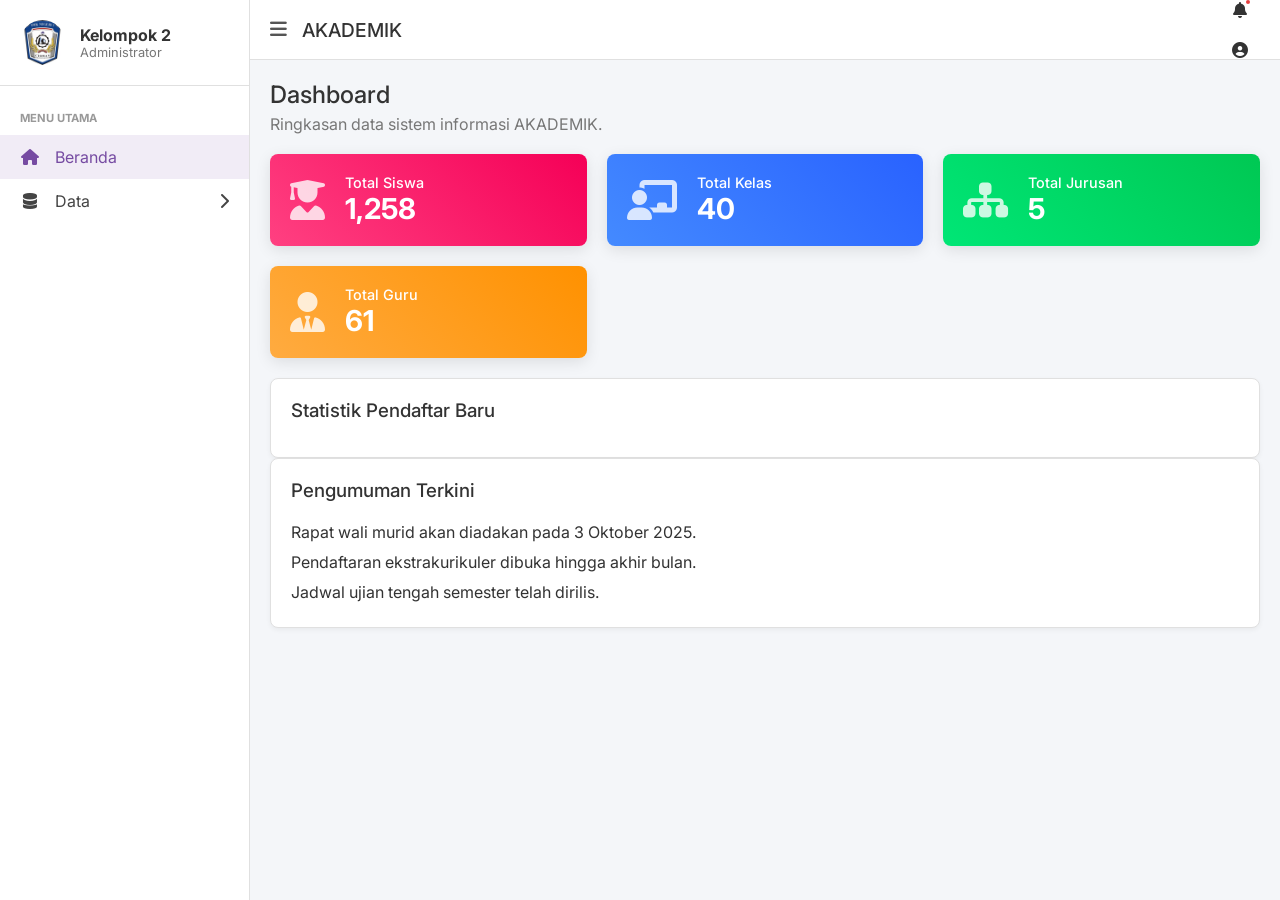
<file: index.html>
<!DOCTYPE html>
<html lang="id">
<head>
    <meta charset="UTF-8">
    <meta name="viewport" content="width=device-width, initial-scale=1.0">
    <title>Dashboard AKADEMIK</title>
    <link rel="stylesheet" href="style.css">
    <link rel="stylesheet" href="https://cdnjs.cloudflare.com/ajax/libs/font-awesome/6.5.2/css/all.min.css">
</head>
<body>

    <div class="page-wrapper">
        <header class="top-nav">
    <div class="nav-left">
        <button class="menu-toggle-btn" id="menu-toggle"><i class="fas fa-bars"></i></button>
        <h1 class="app-title">AKADEMIK</h1>
    </div>
    <div class="nav-right">
        <div class="dropdown-wrapper">
            <a href="#" title="Notifikasi" class="header-icon" id="notification-bell">
                <i class="fas fa-bell"></i>
                <span class="notification-dot"></span> </a>
            <div class="dropdown-panel notifications" id="notification-panel">
                <div class="panel-header">
                    <h4>Notifikasi</h4>
                </div>
                <div class="panel-body">
                    <ul>
                        <li>
                            <a href="#">
                                <i class="fas fa-user-plus icon-info"></i>
                                <div class="message">
                                    <p><strong>Pendaftar baru!</strong> Budi Hartono telah mendaftar.</p>
                                    <small>15 menit yang lalu</small>
                                </div>
                            </a>
                        </li>
                        <li>
                            <a href="#">
                                <i class="fas fa-calendar-check icon-success"></i>
                                <div class="message">
                                    <p><strong>Jadwal Ujian</strong> telah diperbarui.</p>
                                    <small>1 jam yang lalu</small>
                                </div>
                            </a>
                        </li>
                        <li>
                            <a href="#">
                                <i class="fas fa-exclamation-triangle icon-warning"></i>
                                <div class="message">
                                    <p><strong>Update Sistem</strong> akan dilakukan malam ini.</p>
                                    <small>5 jam yang lalu</small>
                                </div>
                            </a>
                        </li>
                    </ul>
                </div>
                <div class="panel-footer">
                    <a href="#">Lihat Semua Notifikasi</a>
                </div>
            </div>
        </div>

        <a href="login.html" title="Profil Pengguna" class="header-icon"><i class="fas fa-user-circle"></i></a>
    </div>
</header>

        <aside class="sidebar">
            <div class="sidebar-user">
                <img src="logo skanic.png" alt="Logo" class="user-avatar">
                <div class="user-info">
                    <span class="user-name">Kelompok 2</span>
                    <span class="user-role">Administrator</span>
                </div>
            </div>
            <nav class="sidebar-nav">
                <span class="nav-section-title">MENU UTAMA</span>
                <ul>
                    <li><a href="index.html" class="active"><i class="fas fa-home"></i><span>Beranda</span></a></li>
                    <li class="dropdown">
                        <a href="#" class="dropdown-toggle"><i class="fas fa-database"></i><span>Data</span><i class="fas fa-chevron-right arrow"></i></a>
                        <ul class="dropdown-menu">
                            <li><a href="data-siswa.html">Data Siswa</a></li>
                            <li><a href="data-kelas.html">Data Kelas</a></li>
                            <li><a href="data-jurusan.html">Data Jurusan</a></li>
                        </ul>
                    </li>
                </ul>
            </nav>
        </aside>

        <main class="main-content">
            <div class="content-header">
                <h2>Dashboard</h2>
                <p>Ringkasan data sistem informasi AKADEMIK.</p>
            </div>
            
            <div class="info-box-container">
                <div class="info-box bg-pink">
                    <div class="icon"><i class="fas fa-user-graduate"></i></div>
                    <div class="text">
                        <span class="title">Total Siswa</span>
                        <span class="value">1,258</span>
                    </div>
                </div>
                <div class="info-box bg-blue">
                    <div class="icon"><i class="fas fa-chalkboard-teacher"></i></div>
                    <div class="text">
                        <span class="title">Total Kelas</span>
                        <span class="value">40</span>
                    </div>
                </div>
                <div class="info-box bg-green">
                    <div class="icon"><i class="fas fa-sitemap"></i></div>
                    <div class="text">
                        <span class="title">Total Jurusan</span>
                        <span class="value">5</span>
                    </div>
                </div>
                <div class="info-box bg-orange">
                    <div class="icon"><i class="fas fa-user-tie"></i></div>
                    <div class="text">
                        <span class="title">Total Guru</span>
                        <span class="value">61</span>
                    </div>
                </div>
            </div>

            <div class="content-grid">
                <div class="card">
                    <h3>Statistik Pendaftar Baru</h3>
                                    </div>
                 <div class="card">
                    <h3>Pengumuman Terkini</h3>
                    <ul>
                        <li>Rapat wali murid akan diadakan pada 3 Oktober 2025.</li>
                        <li>Pendaftaran ekstrakurikuler dibuka hingga akhir bulan.</li>
                        <li>Jadwal ujian tengah semester telah dirilis.</li>
                    </ul>
                </div>
            </div>
        </main>
    </div>

    <script>
        document.addEventListener('DOMContentLoaded', function() {
            // Toggle Sidebar
            const menuToggle = document.getElementById('menu-toggle');
            const pageWrapper = document.querySelector('.page-wrapper');
            menuToggle.addEventListener('click', () => {
                pageWrapper.classList.toggle('sidebar-collapsed');
            });

            // Dropdown Menu
            document.querySelectorAll('.dropdown-toggle').forEach(item => {
                item.addEventListener('click', event => {
                    event.preventDefault();
                    let parent = item.parentElement;
                    parent.classList.toggle('active');
                });
            });
        });

        // ===================================
// SCRIPT UNTUK DROPDOWN NOTIFIKASI
// ===================================
const notificationBell = document.getElementById('notification-bell');
const notificationPanel = document.getElementById('notification-panel');

notificationBell.addEventListener('click', function(event) {
    event.preventDefault();
    // Mencegah window.onclick langsung menutup panel
    event.stopPropagation();
    notificationPanel.classList.toggle('show');
});

// Menutup dropdown jika klik di luar area notifikasi
window.addEventListener('click', function(event) {
    if (notificationPanel.classList.contains('show') && !notificationPanel.contains(event.target) && !notificationBell.contains(event.target)) {
        notificationPanel.classList.remove('show');
    }
});
    </script>
</body>
</html>
</file>
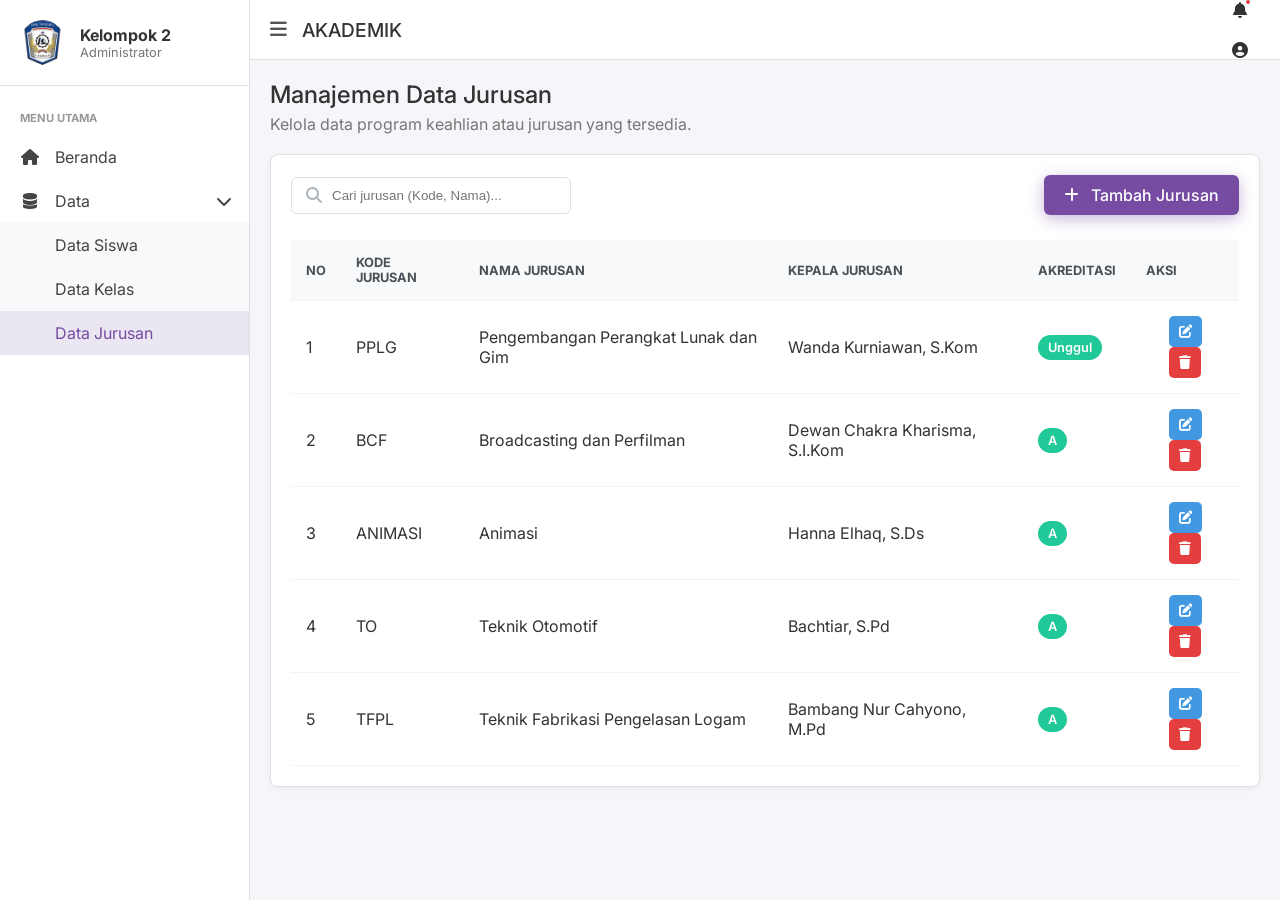
<file: data-jurusan.html>
<!DOCTYPE html>
<html lang="id">
<head>
    <meta charset="UTF-8">
    <meta name="viewport" content="width=device-width, initial-scale=1.0">
    <title>Data Jurusan - AKADEMIK</title>
    <link rel="stylesheet" href="style.css">
    <link rel="stylesheet" href="https://cdnjs.cloudflare.com/ajax/libs/font-awesome/6.5.2/css/all.min.css">
</head>
<body>

    <div class="page-wrapper">
        <header class="top-nav">
    <div class="nav-left">
        <button class="menu-toggle-btn" id="menu-toggle"><i class="fas fa-bars"></i></button>
        <h1 class="app-title">AKADEMIK</h1>
    </div>
    <div class="nav-right">
        <div class="dropdown-wrapper">
            <a href="#" title="Notifikasi" class="header-icon" id="notification-bell">
                <i class="fas fa-bell"></i>
                <span class="notification-dot"></span> </a>
            <div class="dropdown-panel notifications" id="notification-panel">
                <div class="panel-header">
                    <h4>Notifikasi</h4>
                </div>
                <div class="panel-body">
                    <ul>
                        <li>
                            <a href="#">
                                <i class="fas fa-user-plus icon-info"></i>
                                <div class="message">
                                    <p><strong>Pendaftar baru!</strong> Budi Hartono telah mendaftar.</p>
                                    <small>15 menit yang lalu</small>
                                </div>
                            </a>
                        </li>
                        <li>
                            <a href="#">
                                <i class="fas fa-calendar-check icon-success"></i>
                                <div class="message">
                                    <p><strong>Jadwal Ujian</strong> telah diperbarui.</p>
                                    <small>1 jam yang lalu</small>
                                </div>
                            </a>
                        </li>
                        <li>
                            <a href="#">
                                <i class="fas fa-exclamation-triangle icon-warning"></i>
                                <div class="message">
                                    <p><strong>Update Sistem</strong> akan dilakukan malam ini.</p>
                                    <small>5 jam yang lalu</small>
                                </div>
                            </a>
                        </li>
                    </ul>
                </div>
                <div class="panel-footer">
                    <a href="#">Lihat Semua Notifikasi</a>
                </div>
            </div>
        </div>

        <a href="login.html" title="Profil Pengguna" class="header-icon"><i class="fas fa-user-circle"></i></a>
    </div>
</header>

        <aside class="sidebar">
            <div class="sidebar-user">
                <img src="logo skanic.png" alt="Logo" class="user-avatar">
                <div class="user-info">
                    <span class="user-name">Kelompok 2</span>
                    <span class="user-role">Administrator</span>
                </div>
            </div>
            <nav class="sidebar-nav">
                <span class="nav-section-title">MENU UTAMA</span>
                <ul>
                    <li><a href="index.html"><i class="fas fa-home"></i><span>Beranda</span></a></li>
                    <li class="dropdown active">
                        <a href="#" class="dropdown-toggle"><i class="fas fa-database"></i><span>Data</span><i class="fas fa-chevron-right arrow"></i></a>
                        <ul class="dropdown-menu">
                            <li><a href="data-siswa.html">Data Siswa</a></li>
                            <li><a href="data-kelas.html">Data Kelas</a></li>
                            <li><a href="data-jurusan.html" class="active">Data Jurusan</a></li>
                        </ul>
                    </li>
                </ul>
            </nav>
        </aside>

        <main class="main-content">
            <div class="content-header">
                <h2>Manajemen Data Jurusan</h2>
                <p>Kelola data program keahlian atau jurusan yang tersedia.</p>
            </div>
            
            <div class="card">
                <div class="toolbar">
                    <div class="search-bar">
                        <input type="text" placeholder="Cari jurusan (Kode, Nama)...">
                        <i class="fas fa-search"></i>
                    </div>
                    <a href="#" class="btn btn-primary" id="tambahJurusanBtn">
                        <i class="fas fa-plus"></i> Tambah Jurusan
                    </a>
                </div>

                <div class="table-responsive">
                    <table id="tabelJurusan">
                        <thead>
                            <tr>
                                <th>No</th>
                                <th>Kode Jurusan</th>
                                <th>Nama Jurusan</th>
                                <th>Kepala Jurusan</th>
                                <th>Akreditasi</th>
                                <th>Aksi</th>
                            </tr>
                        </thead>
                        <tbody id="tableBody">
                            <tr>
                                <td>1</td>
                                <td>PPLG</td>
                                <td>Pengembangan Perangkat Lunak dan Gim</td>
                                <td>Wanda Kurniawan, S.Kom</td>
                                <td><span class="status-active">Unggul</span></td>
                                <td class="actions">
                                    <button class="btn-action btn-edit" title="Ubah"><i class="fas fa-edit"></i></button>
                                    <button class="btn-action btn-delete" title="Hapus"><i class="fas fa-trash"></i></button>
                                </td>
                            </tr>
                            <tr>
                                <td>2</td>
                                <td>BCF</td>
                                <td>Broadcasting dan Perfilman</td>
                                <td>Dewan Chakra Kharisma, S.I.Kom</td>
                                <td><span class="status-active">A</span></td>
                                <td class="actions">
                                    <button class="btn-action btn-edit" title="Ubah"><i class="fas fa-edit"></i></button>
                                    <button class="btn-action btn-delete" title="Hapus"><i class="fas fa-trash"></i></button>
                                </td>
                            </tr>
                            <tr>
                                <td>3</td>
                                <td>ANIMASI</td>
                                <td>Animasi</td>
                                <td>Hanna Elhaq, S.Ds</td>
                                <td><span class="status-active">A</span></td>
                                <td class="actions">
                                    <button class="btn-action btn-edit" title="Ubah"><i class="fas fa-edit"></i></button>
                                    <button class="btn-action btn-delete" title="Hapus"><i class="fas fa-trash"></i></button>
                                </td>
                            </tr>
                            <tr>
                                <td>4</td>
                                <td>TO</td>
                                <td>Teknik Otomotif</td>
                                <td>Bachtiar, S.Pd</td>
                                <td><span class="status-active">A</span></td>
                                <td class="actions">
                                    <button class="btn-action btn-edit" title="Ubah"><i class="fas fa-edit"></i></button>
                                    <button class="btn-action btn-delete" title="Hapus"><i class="fas fa-trash"></i></button>
                                </td>
                            </tr>
                            <tr>
                                <td>5</td>
                                <td>TFPL</td>
                                <td>Teknik Fabrikasi Pengelasan Logam</td>
                                <td>Bambang Nur Cahyono, M.Pd</td>
                                <td><span class="status-active">A</span></td>
                                <td class="actions">
                                    <button class="btn-action btn-edit" title="Ubah"><i class="fas fa-edit"></i></button>
                                    <button class="btn-action btn-delete" title="Hapus"><i class="fas fa-trash"></i></button>
                                </td>
                            </tr>
                        </tbody>
                    </table>
                </div>
            </div>
        </main>
    </div>

    <div id="formModal" class="modal">
        <div class="modal-content">
            <span class="close-button">&times;</span>
            <h2 id="modalTitle">Tambah Data Jurusan</h2>
            <form id="jurusanForm">
                <input type="hidden" id="editIndex">
                <div class="form-group">
                    <label for="kodeJurusan">Kode Jurusan</label>
                    <input type="text" id="kodeJurusan" placeholder="Contoh: PPLG" required>
                </div>
                <div class="form-group">
                    <label for="namaJurusan">Nama Jurusan</label>
                    <input type="text" id="namaJurusan" placeholder="Contoh: Pengembangan Perangkat Lunak dan Gim" required>
                </div>
                <div class="form-group">
                    <label for="kepalaJurusan">Kepala Jurusan</label>
                    <input type="text" id="kepalaJurusan" placeholder="Nama lengkap kepala jurusan" required>
                </div>
                 <div class="form-group">
                    <label for="akreditasi">Akreditasi</label>
                    <input type="text" id="akreditasi" placeholder="Contoh: A, B, Unggul" required>
                </div>
                <div class="form-group">
                    <button type="submit" class="btn btn-primary">Simpan</button>
                </div>
            </form>
        </div>
    </div>

    <script>
        document.addEventListener('DOMContentLoaded', function() {
            // ===================================
            // SCRIPT UNTUK LAYOUT (SIDEBAR & DROPDOWN)
            // ===================================
            const menuToggle = document.getElementById('menu-toggle');
            const pageWrapper = document.querySelector('.page-wrapper');
            menuToggle.addEventListener('click', () => {
                pageWrapper.classList.toggle('sidebar-collapsed');
            });

            document.querySelectorAll('.dropdown-toggle').forEach(item => {
                item.addEventListener('click', event => {
                    event.preventDefault();
                    let parent = item.parentElement;
                    
                    document.querySelectorAll('.dropdown').forEach(other_dd => {
                        if(other_dd !== parent) {
                            other_dd.classList.remove('active');
                        }
                    });

                    parent.classList.toggle('active');
                });
            });

            // ===================================
            // SCRIPT UNTUK CRUD DATA JURUSAN
            // ===================================
            const modal = document.getElementById('formModal');
            const tambahBtn = document.getElementById('tambahJurusanBtn');
            const closeBtn = document.querySelector('.close-button');
            const jurusanForm = document.getElementById('jurusanForm');
            const modalTitle = document.getElementById('modalTitle');
            const tableBody = document.getElementById('tableBody');
            const editIndexInput = document.getElementById('editIndex');

            const openModal = (title, data = {}, index = -1) => {
                modalTitle.textContent = title;
                jurusanForm.reset();
                document.getElementById('kodeJurusan').value = data.kodeJurusan || '';
                document.getElementById('namaJurusan').value = data.namaJurusan || '';
                document.getElementById('kepalaJurusan').value = data.kepalaJurusan || '';
                document.getElementById('akreditasi').value = data.akreditasi || '';
                editIndexInput.value = index;
                modal.style.display = 'block';
            };

            const closeModal = () => {
                modal.style.display = 'none';
            };

            tambahBtn.addEventListener('click', (e) => {
                e.preventDefault();
                openModal('Tambah Data Jurusan');
            });

            closeBtn.addEventListener('click', closeModal);
            window.addEventListener('click', (e) => {
                if (e.target == modal) {
                    closeModal();
                }
            });

            jurusanForm.addEventListener('submit', function(e) {
                e.preventDefault();
                
                const kodeJurusan = document.getElementById('kodeJurusan').value;
                const namaJurusan = document.getElementById('namaJurusan').value;
                const kepalaJurusan = document.getElementById('kepalaJurusan').value;
                const akreditasi = document.getElementById('akreditasi').value;
                const editIndex = editIndexInput.value;

                if (editIndex === '-1') {
                    const newRow = document.createElement('tr');
                    newRow.innerHTML = `
                        <td>${tableBody.rows.length + 1}</td>
                        <td>${kodeJurusan}</td>
                        <td>${namaJurusan}</td>
                        <td>${kepalaJurusan}</td>
                        <td><span class="status-active">${akreditasi}</span></td>
                        <td class="actions">
                            <button class="btn-action btn-edit" title="Ubah"><i class="fas fa-edit"></i></button>
                            <button class="btn-action btn-delete" title="Hapus"><i class="fas fa-trash"></i></button>
                        </td>
                    `;
                    tableBody.appendChild(newRow);
                } else {
                    const row = tableBody.rows[editIndex];
                    row.cells[1].textContent = kodeJurusan;
                    row.cells[2].textContent = namaJurusan;
                    row.cells[3].textContent = kepalaJurusan;
                    row.cells[4].innerHTML = `<span class="status-active">${akreditasi}</span>`;
                }
                closeModal();
            });

            tableBody.addEventListener('click', function(e) {
                const target = e.target.closest('button');
                if (!target) return;
                const row = target.closest('tr');

                if (target.classList.contains('btn-delete')) {
                    if (confirm('Apakah Anda yakin ingin menghapus data jurusan ini?')) {
                        row.remove();
                        Array.from(tableBody.rows).forEach((r, i) => {
                            r.cells[0].textContent = i + 1;
                        });
                    }
                }

                if (target.classList.contains('btn-edit')) {
                    const data = {
                        kodeJurusan: row.cells[1].textContent,
                        namaJurusan: row.cells[2].textContent,
                        kepalaJurusan: row.cells[3].textContent,
                        akreditasi: row.cells[4].textContent,
                    };
                    openModal('Ubah Data Jurusan', data, row.rowIndex - 1);
                }
            });
        });

        // ===================================
// SCRIPT UNTUK DROPDOWN NOTIFIKASI
// ===================================
const notificationBell = document.getElementById('notification-bell');
const notificationPanel = document.getElementById('notification-panel');

notificationBell.addEventListener('click', function(event) {
    event.preventDefault();
    // Mencegah window.onclick langsung menutup panel
    event.stopPropagation();
    notificationPanel.classList.toggle('show');
});

// Menutup dropdown jika klik di luar area notifikasi
window.addEventListener('click', function(event) {
    if (notificationPanel.classList.contains('show') && !notificationPanel.contains(event.target) && !notificationBell.contains(event.target)) {
        notificationPanel.classList.remove('show');
    }
});
    </script>
</body>
</html>
</file>
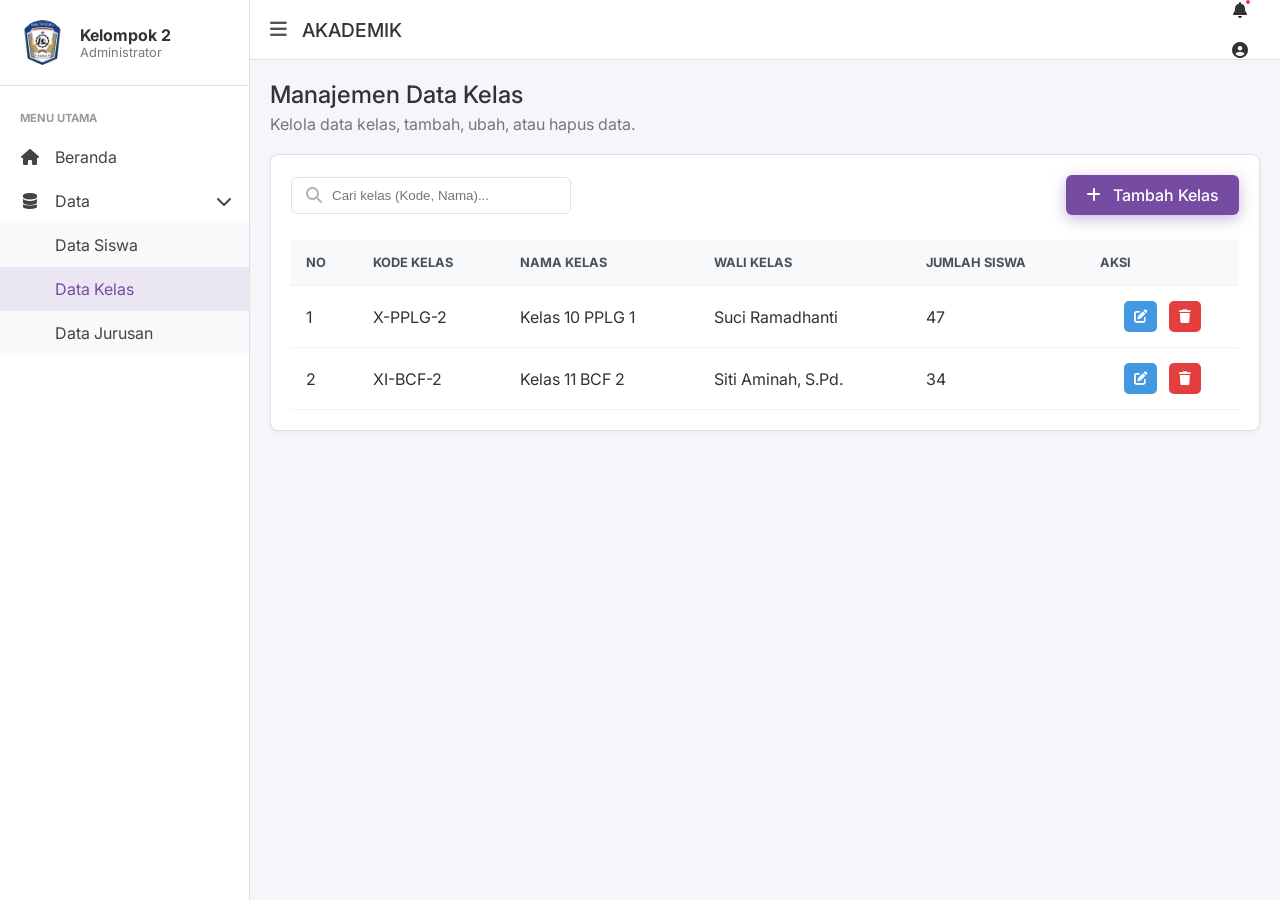
<file: data-kelas.html>
<!DOCTYPE html>
<html lang="id">
<head>
    <meta charset="UTF-8">
    <meta name="viewport" content="width=device-width, initial-scale=1.0">
    <title>Data Kelas - AKADEMIK</title>
    <link rel="stylesheet" href="style.css">
    <link rel="stylesheet" href="https://cdnjs.cloudflare.com/ajax/libs/font-awesome/6.5.2/css/all.min.css">
</head>
<body>

    <div class="page-wrapper">
        <header class="top-nav">
    <div class="nav-left">
        <button class="menu-toggle-btn" id="menu-toggle"><i class="fas fa-bars"></i></button>
        <h1 class="app-title">AKADEMIK</h1>
    </div>
    <div class="nav-right">
        <div class="dropdown-wrapper">
            <a href="#" title="Notifikasi" class="header-icon" id="notification-bell">
                <i class="fas fa-bell"></i>
                <span class="notification-dot"></span> </a>
            <div class="dropdown-panel notifications" id="notification-panel">
                <div class="panel-header">
                    <h4>Notifikasi</h4>
                </div>
                <div class="panel-body">
                    <ul>
                        <li>
                            <a href="#">
                                <i class="fas fa-user-plus icon-info"></i>
                                <div class="message">
                                    <p><strong>Pendaftar baru!</strong> Budi Hartono telah mendaftar.</p>
                                    <small>15 menit yang lalu</small>
                                </div>
                            </a>
                        </li>
                        <li>
                            <a href="#">
                                <i class="fas fa-calendar-check icon-success"></i>
                                <div class="message">
                                    <p><strong>Jadwal Ujian</strong> telah diperbarui.</p>
                                    <small>1 jam yang lalu</small>
                                </div>
                            </a>
                        </li>
                        <li>
                            <a href="#">
                                <i class="fas fa-exclamation-triangle icon-warning"></i>
                                <div class="message">
                                    <p><strong>Update Sistem</strong> akan dilakukan malam ini.</p>
                                    <small>5 jam yang lalu</small>
                                </div>
                            </a>
                        </li>
                    </ul>
                </div>
                <div class="panel-footer">
                    <a href="#">Lihat Semua Notifikasi</a>
                </div>
            </div>
        </div>

        <a href="login.html" title="Profil Pengguna" class="header-icon"><i class="fas fa-user-circle"></i></a>
    </div>
</header>

        <aside class="sidebar">
            <div class="sidebar-user">
                <img src="logo skanic.png" alt="Logo" class="user-avatar">
                <div class="user-info">
                    <span class="user-name">Kelompok 2</span>
                    <span class="user-role">Administrator</span>
                </div>
            </div>
            <nav class="sidebar-nav">
                <span class="nav-section-title">MENU UTAMA</span>
                <ul>
                    <li><a href="index.html"><i class="fas fa-home"></i><span>Beranda</span></a></li>
                    <li class="dropdown active">
                        <a href="#" class="dropdown-toggle"><i class="fas fa-database"></i><span>Data</span><i class="fas fa-chevron-right arrow"></i></a>
                        <ul class="dropdown-menu">
                            <li><a href="data-siswa.html">Data Siswa</a></li>
                            <li><a href="data-kelas.html" class="active">Data Kelas</a></li>
                            <li><a href="data-jurusan.html">Data Jurusan</a></li>
                        </ul>
                    </li>
                </ul>
            </nav>
        </aside>

        <main class="main-content">
            <div class="content-header">
                <h2>Manajemen Data Kelas</h2>
                <p>Kelola data kelas, tambah, ubah, atau hapus data.</p>
            </div>
            
            <div class="card">
                <div class="toolbar">
                    <div class="search-bar">
                        <input type="text" placeholder="Cari kelas (Kode, Nama)...">
                        <i class="fas fa-search"></i>
                    </div>
                    <a href="#" class="btn btn-primary" id="tambahKelasBtn">
                        <i class="fas fa-plus"></i> Tambah Kelas
                    </a>
                </div>

                <div class="table-responsive">
                    <table id="tabelKelas">
                        <thead>
                            <tr>
                                <th>No</th>
                                <th>Kode Kelas</th>
                                <th>Nama Kelas</th>
                                <th>Wali Kelas</th>
                                <th>Jumlah Siswa</th>
                                <th>Aksi</th>
                            </tr>
                        </thead>
                        <tbody id="tableBody">
                            <tr>
                                <td>1</td>
                                <td>X-PPLG-2</td>
                                <td>Kelas 10 PPLG 1</td>
                                <td>Suci Ramadhanti</td>
                                <td>47</td>
                                <td class="actions">
                                    <button class="btn-action btn-edit" title="Ubah"><i class="fas fa-edit"></i></button>
                                    <button class="btn-action btn-delete" title="Hapus"><i class="fas fa-trash"></i></button>
                                </td>
                            </tr>
                            <tr>
                                <td>2</td>
                                <td>XI-BCF-2</td>
                                <td>Kelas 11 BCF 2</td>
                                <td>Siti Aminah, S.Pd.</td>
                                <td>34</td>
                                <td class="actions">
                                    <button class="btn-action btn-edit" title="Ubah"><i class="fas fa-edit"></i></button>
                                    <button class="btn-action btn-delete" title="Hapus"><i class="fas fa-trash"></i></button>
                                </td>
                            </tr>
                        </tbody>
                    </table>
                </div>
            </div>
        </main>
    </div>

    <div id="formModal" class="modal">
        <div class="modal-content">
            <span class="close-button">&times;</span>
            <h2 id="modalTitle">Tambah Data Kelas</h2>
            <form id="kelasForm">
                <input type="hidden" id="editIndex">
                <div class="form-group">
                    <label for="kodeKelas">Kode Kelas</label>
                    <input type="text" id="kodeKelas" placeholder="Contoh: X-PPLG-1" required>
                </div>
                <div class="form-group">
                    <label for="namaKelas">Nama Kelas</label>
                    <input type="text" id="namaKelas" placeholder="Contoh: Kelas 10 PPLG 1" required>
                </div>
                <div class="form-group">
                    <label for="waliKelas">Wali Kelas</label>
                    <input type="text" id="waliKelas" placeholder="Nama lengkap wali kelas" required>
                </div>
                 <div class="form-group">
                    <label for="jumlahSiswa">Jumlah Siswa</label>
                    <input type="number" id="jumlahSiswa" required>
                </div>
                <div class="form-group">
                    <button type="submit" class="btn btn-primary">Simpan</button>
                </div>
            </form>
        </div>
    </div>

    <script>
        document.addEventListener('DOMContentLoaded', function() {
            // ===================================
            // SCRIPT UNTUK LAYOUT (SIDEBAR & DROPDOWN)
            // ===================================
            const menuToggle = document.getElementById('menu-toggle');
            const pageWrapper = document.querySelector('.page-wrapper');
            menuToggle.addEventListener('click', () => {
                pageWrapper.classList.toggle('sidebar-collapsed');
            });

            document.querySelectorAll('.dropdown-toggle').forEach(item => {
                item.addEventListener('click', event => {
                    event.preventDefault();
                    let parent = item.parentElement;
                    
                    document.querySelectorAll('.dropdown').forEach(other_dd => {
                        if(other_dd !== parent) {
                            other_dd.classList.remove('active');
                        }
                    });

                    parent.classList.toggle('active');
                });
            });

            // ===================================
            // SCRIPT UNTUK CRUD DATA KELAS
            // ===================================
            const modal = document.getElementById('formModal');
            const tambahBtn = document.getElementById('tambahKelasBtn');
            const closeBtn = document.querySelector('.close-button');
            const kelasForm = document.getElementById('kelasForm');
            const modalTitle = document.getElementById('modalTitle');
            const tableBody = document.getElementById('tableBody');
            const editIndexInput = document.getElementById('editIndex');

            const openModal = (title, data = {}, index = -1) => {
                modalTitle.textContent = title;
                kelasForm.reset();
                document.getElementById('kodeKelas').value = data.kodeKelas || '';
                document.getElementById('namaKelas').value = data.namaKelas || '';
                document.getElementById('waliKelas').value = data.waliKelas || '';
                document.getElementById('jumlahSiswa').value = data.jumlahSiswa || '';
                editIndexInput.value = index;
                modal.style.display = 'block';
            };

            const closeModal = () => {
                modal.style.display = 'none';
            };

            tambahBtn.addEventListener('click', (e) => {
                e.preventDefault();
                openModal('Tambah Data Kelas');
            });

            closeBtn.addEventListener('click', closeModal);
            window.addEventListener('click', (e) => {
                if (e.target == modal) {
                    closeModal();
                }
            });

            kelasForm.addEventListener('submit', function(e) {
                e.preventDefault();
                
                const kodeKelas = document.getElementById('kodeKelas').value;
                const namaKelas = document.getElementById('namaKelas').value;
                const waliKelas = document.getElementById('waliKelas').value;
                const jumlahSiswa = document.getElementById('jumlahSiswa').value;
                const editIndex = editIndexInput.value;

                if (editIndex === '-1') {
                    const newRow = document.createElement('tr');
                    newRow.innerHTML = `
                        <td>${tableBody.rows.length + 1}</td>
                        <td>${kodeKelas}</td>
                        <td>${namaKelas}</td>
                        <td>${waliKelas}</td>
                        <td>${jumlahSiswa}</td>
                        <td class="actions">
                            <button class="btn-action btn-edit" title="Ubah"><i class="fas fa-edit"></i></button>
                            <button class="btn-action btn-delete" title="Hapus"><i class="fas fa-trash"></i></button>
                        </td>
                    `;
                    tableBody.appendChild(newRow);
                } else {
                    const row = tableBody.rows[editIndex];
                    row.cells[1].textContent = kodeKelas;
                    row.cells[2].textContent = namaKelas;
                    row.cells[3].textContent = waliKelas;
                    row.cells[4].textContent = jumlahSiswa;
                }
                closeModal();
            });

            tableBody.addEventListener('click', function(e) {
                const target = e.target.closest('button');
                if (!target) return;
                const row = target.closest('tr');

                if (target.classList.contains('btn-delete')) {
                    if (confirm('Apakah Anda yakin ingin menghapus data kelas ini?')) {
                        row.remove();
                        Array.from(tableBody.rows).forEach((r, i) => {
                            r.cells[0].textContent = i + 1;
                        });
                    }
                }

                if (target.classList.contains('btn-edit')) {
                    const data = {
                        kodeKelas: row.cells[1].textContent,
                        namaKelas: row.cells[2].textContent,
                        waliKelas: row.cells[3].textContent,
                        jumlahSiswa: row.cells[4].textContent,
                    };
                    openModal('Ubah Data Kelas', data, row.rowIndex - 1);
                }
            });
        });

        // ===================================
// SCRIPT UNTUK DROPDOWN NOTIFIKASI
// ===================================
const notificationBell = document.getElementById('notification-bell');
const notificationPanel = document.getElementById('notification-panel');

notificationBell.addEventListener('click', function(event) {
    event.preventDefault();
    // Mencegah window.onclick langsung menutup panel
    event.stopPropagation();
    notificationPanel.classList.toggle('show');
});

// Menutup dropdown jika klik di luar area notifikasi
window.addEventListener('click', function(event) {
    if (notificationPanel.classList.contains('show') && !notificationPanel.contains(event.target) && !notificationBell.contains(event.target)) {
        notificationPanel.classList.remove('show');
    }
});
    </script>
</body>
</html>
</file>
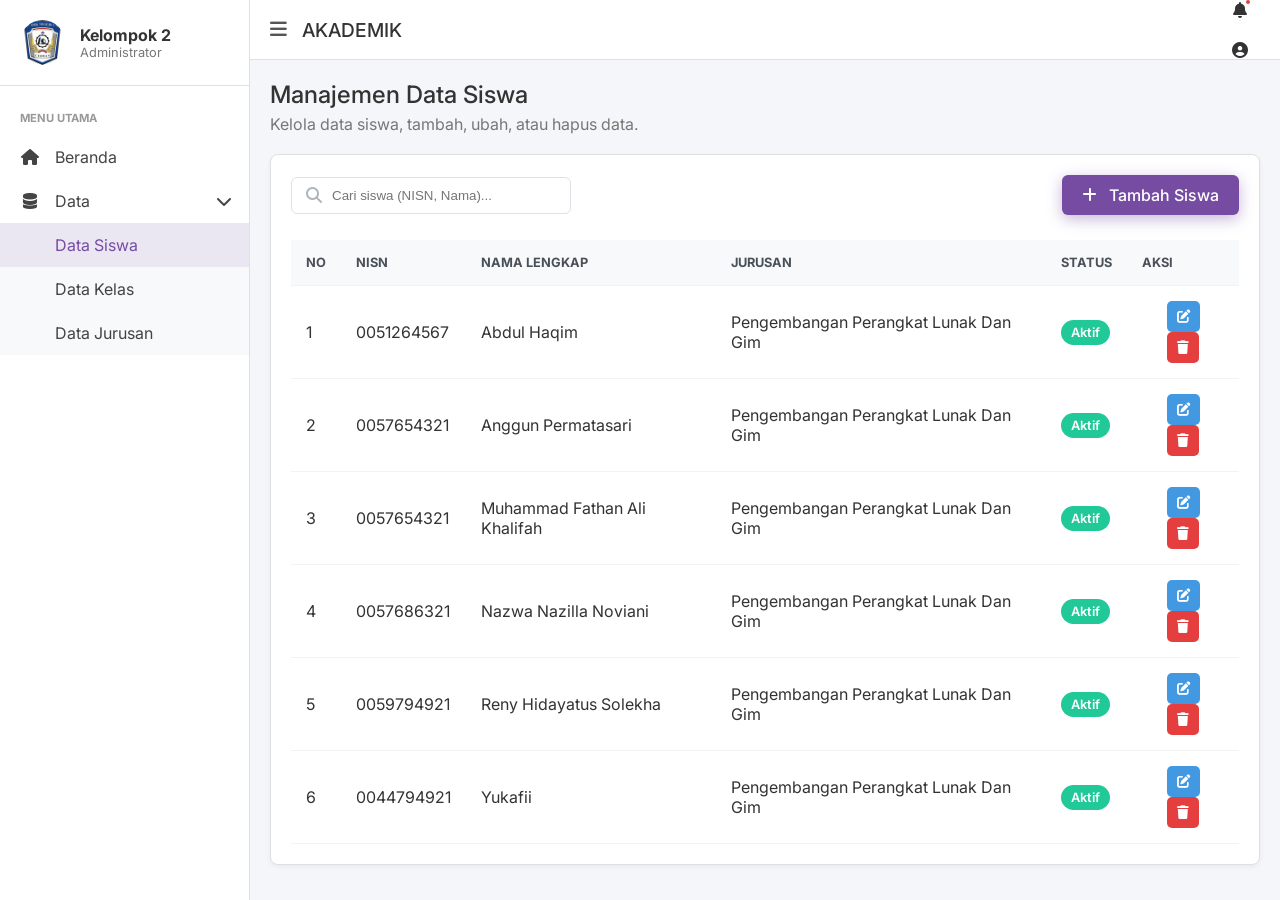
<file: data-siswa.html>
<!DOCTYPE html>
<html lang="id">
<head>
    <meta charset="UTF-8">
    <meta name="viewport" content="width=device-width, initial-scale=1.0">
    <title>Data Siswa - AKADEMIK</title>
    <link rel="stylesheet" href="style.css">
    <link rel="stylesheet" href="https://cdnjs.cloudflare.com/ajax/libs/font-awesome/6.5.2/css/all.min.css">
</head>
<body>

    <div class="page-wrapper">
        <header class="top-nav">
    <div class="nav-left">
        <button class="menu-toggle-btn" id="menu-toggle"><i class="fas fa-bars"></i></button>
        <h1 class="app-title">AKADEMIK</h1>
    </div>
    <div class="nav-right">
        <div class="dropdown-wrapper">
            <a href="#" title="Notifikasi" class="header-icon" id="notification-bell">
                <i class="fas fa-bell"></i>
                <span class="notification-dot"></span> </a>
            <div class="dropdown-panel notifications" id="notification-panel">
                <div class="panel-header">
                    <h4>Notifikasi</h4>
                </div>
                <div class="panel-body">
                    <ul>
                        <li>
                            <a href="#">
                                <i class="fas fa-user-plus icon-info"></i>
                                <div class="message">
                                    <p><strong>Pendaftar baru!</strong> Budi Hartono telah mendaftar.</p>
                                    <small>15 menit yang lalu</small>
                                </div>
                            </a>
                        </li>
                        <li>
                            <a href="#">
                                <i class="fas fa-calendar-check icon-success"></i>
                                <div class="message">
                                    <p><strong>Jadwal Ujian</strong> telah diperbarui.</p>
                                    <small>1 jam yang lalu</small>
                                </div>
                            </a>
                        </li>
                        <li>
                            <a href="#">
                                <i class="fas fa-exclamation-triangle icon-warning"></i>
                                <div class="message">
                                    <p><strong>Update Sistem</strong> akan dilakukan malam ini.</p>
                                    <small>5 jam yang lalu</small>
                                </div>
                            </a>
                        </li>
                    </ul>
                </div>
                <div class="panel-footer">
                    <a href="#">Lihat Semua Notifikasi</a>
                </div>
            </div>
        </div>

        <a href="login.html" title="Profil Pengguna" class="header-icon"><i class="fas fa-user-circle"></i></a>
    </div>
</header>

        <aside class="sidebar">
            <div class="sidebar-user">
                <img src="logo skanic.png" alt="Logo" class="user-avatar">
                <div class="user-info">
                    <span class="user-name">Kelompok 2</span>
                    <span class="user-role">Administrator</span>
                </div>
            </div>
            <nav class="sidebar-nav">
                <span class="nav-section-title">MENU UTAMA</span>
                <ul>
                    <li><a href="index.html"><i class="fas fa-home"></i><span>Beranda</span></a></li>
                    <li class="dropdown active">
                        <a href="#" class="dropdown-toggle"><i class="fas fa-database"></i><span>Data</span><i class="fas fa-chevron-right arrow"></i></a>
                        <ul class="dropdown-menu">
                            <li><a href="data-siswa.html" class="active">Data Siswa</a></li>
                            <li><a href="data-kelas.html">Data Kelas</a></li>
                            <li><a href="data-jurusan.html">Data Jurusan</a></li>
                        </ul>
                    </li>
                </ul>
            </nav>
        </aside>

        <main class="main-content">
            <div class="content-header">
                <h2>Manajemen Data Siswa</h2>
                <p>Kelola data siswa, tambah, ubah, atau hapus data.</p>
            </div>
            
            <div class="card">
                <div class="toolbar">
                    <div class="search-bar">
                        <input type="text" placeholder="Cari siswa (NISN, Nama)...">
                        <i class="fas fa-search"></i>
                    </div>
                    <a href="#" class="btn btn-primary" id="tambahSiswaBtn">
                        <i class="fas fa-plus"></i> Tambah Siswa
                    </a>
                </div>

                <div class="table-responsive">
                    <table id="tabelSiswa">
                        <thead>
                            <tr>
                                <th>No</th>
                                <th>NISN</th>
                                <th>Nama Lengkap</th>
                                <th>Jurusan</th>
                                <th>Status</th>
                                <th>Aksi</th>
                            </tr>
                        </thead>
                        <tbody id="tableBody">
                            <td>1</td>
                                <td>0051264567</td>
                                <td>Abdul Haqim</td>
                                <td>Pengembangan Perangkat Lunak Dan Gim</td>
                                <td><span class="status-active">Aktif</span></td>
                                <td class="actions">
                                    <button class="btn-action btn-edit" title="Ubah"><i class="fas fa-edit"></i></button>
                                    <button class="btn-action btn-delete" title="Hapus"><i class="fas fa-trash"></i></button>
                                </td>
                            </tr>
                            <tr>
                                <td>2</td>
                                <td>0057654321</td>
                                <td>Anggun Permatasari</td>
                                <td>Pengembangan Perangkat Lunak Dan Gim</td>
                                <td><span class="status-active">Aktif</span></td>
                                <td class="actions">
                                    <button class="btn-action btn-edit" title="Ubah"><i class="fas fa-edit"></i></button>
                                    <button class="btn-action btn-delete" title="Hapus"><i class="fas fa-trash"></i></button>
                                </td>
                            </tr>
                            <tr>
                                <td>3</td>
                                <td>0057654321</td>
                                <td>Muhammad Fathan Ali Khalifah</td>
                                <td>Pengembangan Perangkat Lunak Dan Gim</td>
                                <td><span class="status-active">Aktif</span></td>
                                <td class="actions">
                                    <button class="btn-action btn-edit" title="Ubah"><i class="fas fa-edit"></i></button>
                                    <button class="btn-action btn-delete" title="Hapus"><i class="fas fa-trash"></i></button>
                                </td>
                            <tr>
                                <td>4</td>
                                <td>0057686321</td>
                                <td>Nazwa Nazilla Noviani</td>
                                <td>Pengembangan Perangkat Lunak Dan Gim</td>
                                <td><span class="status-active">Aktif</span></td>
                                <td class="actions">
                                    <button class="btn-action btn-edit" title="Ubah"><i class="fas fa-edit"></i></button>
                                    <button class="btn-action btn-delete" title="Hapus"><i class="fas fa-trash"></i></button>
                                </td>
                            </tr>
                            <tr>
                                <td>5</td>
                                <td>0059794921</td>
                                <td>Reny Hidayatus Solekha</td>
                                <td>Pengembangan Perangkat Lunak Dan Gim</td>
                                <td><span class="status-active">Aktif</span></td>
                                <td class="actions">
                                    <button class="btn-action btn-edit" title="Ubah"><i class="fas fa-edit"></i></button>
                                    <button class="btn-action btn-delete" title="Hapus"><i class="fas fa-trash"></i></button>
                                </td>
                            </tr>
                            <tr>
                                <td>6</td>
                                <td>0044794921</td>
                                <td>Yukafii</td>
                                <td>Pengembangan Perangkat Lunak Dan Gim</td>
                                <td><span class="status-active">Aktif</span></td>
                                <td class="actions">
                                    <button class="btn-action btn-edit" title="Ubah"><i class="fas fa-edit"></i></button>
                                    <button class="btn-action btn-delete" title="Hapus"><i class="fas fa-trash"></i></button>
                                </td>
                            </tr>
                        </tbody>
                    </table>
                </div>
            </div>
        </main>
    </div>

    <div id="formModal" class="modal">
        <div class="modal-content">
            <span class="close-button">&times;</span>
            <h2 id="modalTitle">Tambah Data Siswa</h2>
            <form id="siswaForm">
                <input type="hidden" id="editIndex">
                <div class="form-group">
                    <label for="nisn">NISN</label>
                    <input type="text" id="nisn" required>
                </div>
                <div class="form-group">
                    <label for="nama">Nama Lengkap</label>
                    <input type="text" id="nama" required>
                </div>
                <div class="form-group">
                    <label for="jurusan">Jurusan</label>
                    <select id="jurusan" required>
                        <option value="Pengembangan Perangkat Lunak Dan Gim">Pengembangan Perangkat Lunak Dan Gim</option>
                        <option value="Broadcasting Dan Perfilman">Broadcasting Dan Perfilman</option>
                        <option value="Animasi">Animasi</option>
                        <option value="Teknik Pengelasan Dan Fabrikasi Logam">Teknik Pengelasan Dan Fabrikasi Logam</option>
                        <option value="Teknik Otomotif">Teknik Otomotif</option>
                    </select>
                </div>
                 <div class="form-group">
                    <label for="status">Status</label>
                    <select id="status" required>
                        <option value="Aktif">Aktif</option>
                        <option value="Non-Aktif">Non-Aktif</option>
                    </select>
                </div>
                <div class="form-group">
                    <button type="submit" class="btn btn-primary">Simpan</button>
                </div>
            </form>
        </div>
    </div>


    <script>
        document.addEventListener('DOMContentLoaded', function() {
            // ===================================
            // SCRIPT UNTUK LAYOUT (SIDEBAR & DROPDOWN)
            // ===================================
            const menuToggle = document.getElementById('menu-toggle');
            const pageWrapper = document.querySelector('.page-wrapper');
            menuToggle.addEventListener('click', () => {
                pageWrapper.classList.toggle('sidebar-collapsed');
            });

            document.querySelectorAll('.dropdown-toggle').forEach(item => {
                item.addEventListener('click', event => {
                    event.preventDefault();
                    let parent = item.parentElement;
                    
                    // Menutup dropdown lain yang mungkin terbuka
                    document.querySelectorAll('.dropdown').forEach(other_dd => {
                        if(other_dd !== parent) {
                            other_dd.classList.remove('active');
                        }
                    });

                    parent.classList.toggle('active');
                });
            });

            // ===================================
            // SCRIPT UNTUK CRUD DATA SISWA
            // ===================================
            const modal = document.getElementById('formModal');
            const tambahBtn = document.getElementById('tambahSiswaBtn');
            const closeBtn = document.querySelector('.close-button');
            const siswaForm = document.getElementById('siswaForm');
            const modalTitle = document.getElementById('modalTitle');
            const tableBody = document.getElementById('tableBody');
            const editIndexInput = document.getElementById('editIndex');

            const openModal = (title, data = {}, index = -1) => {
                modalTitle.textContent = title;
                siswaForm.reset();
                document.getElementById('nisn').value = data.nisn || '';
                document.getElementById('nama').value = data.nama || '';
                document.getElementById('jurusan').value = data.jurusan || 'Pengembangan Perangkat Lunak Dan Gim';
                document.getElementById('status').value = data.status || 'Aktif';
                editIndexInput.value = index;
                modal.style.display = 'block';
            };

            const closeModal = () => {
                modal.style.display = 'none';
            };

            tambahBtn.addEventListener('click', (e) => {
                e.preventDefault();
                openModal('Tambah Data Siswa');
            });

            closeBtn.addEventListener('click', closeModal);
            window.addEventListener('click', (e) => {
                if (e.target == modal) {
                    closeModal();
                }
            });

            siswaForm.addEventListener('submit', function(e) {
                e.preventDefault();
                
                const nisn = document.getElementById('nisn').value;
                const nama = document.getElementById('nama').value;
                const jurusan = document.getElementById('jurusan').value;
                const status = document.getElementById('status').value;
                const editIndex = editIndexInput.value;
                const statusClass = status === 'Aktif' ? 'status-active' : 'status-inactive';

                if (editIndex === '-1') {
                    const newRow = document.createElement('tr');
                    newRow.innerHTML = `
                        <td>${tableBody.rows.length + 1}</td>
                        <td>${nisn}</td>
                        <td>${nama}</td>
                        <td>${jurusan}</td>
                        <td><span class="${statusClass}">${status}</span></td>
                        <td class="actions">
                            <button class="btn-action btn-edit" title="Ubah"><i class="fas fa-edit"></i></button>
                            <button class="btn-action btn-delete" title="Hapus"><i class="fas fa-trash"></i></button>
                        </td>
                    `;
                    tableBody.appendChild(newRow);
                } else {
                    const row = tableBody.rows[editIndex];
                    row.cells[1].textContent = nisn;
                    row.cells[2].textContent = nama;
                    row.cells[3].textContent = jurusan;
                    row.cells[4].innerHTML = `<span class="${statusClass}">${status}</span>`;
                }
                closeModal();
            });

            tableBody.addEventListener('click', function(e) {
                const target = e.target.closest('button');
                if (!target) return;
                const row = target.closest('tr');

                if (target.classList.contains('btn-delete')) {
                    if (confirm('Apakah Anda yakin ingin menghapus data ini?')) {
                        row.remove();
                        Array.from(tableBody.rows).forEach((r, i) => {
                            r.cells[0].textContent = i + 1;
                        });
                    }
                }

                if (target.classList.contains('btn-edit')) {
                    const data = {
                        nisn: row.cells[1].textContent,
                        nama: row.cells[2].textContent,
                        jurusan: row.cells[3].textContent,
                        status: row.cells[4].textContent
                    };
                    openModal('Ubah Data Siswa', data, row.rowIndex - 1);
                }
            });
        });

        // ===================================
// SCRIPT UNTUK DROPDOWN NOTIFIKASI
// ===================================
const notificationBell = document.getElementById('notification-bell');
const notificationPanel = document.getElementById('notification-panel');

notificationBell.addEventListener('click', function(event) {
    event.preventDefault();
    // Mencegah window.onclick langsung menutup panel
    event.stopPropagation();
    notificationPanel.classList.toggle('show');
});

// Menutup dropdown jika klik di luar area notifikasi
window.addEventListener('click', function(event) {
    if (notificationPanel.classList.contains('show') && !notificationPanel.contains(event.target) && !notificationBell.contains(event.target)) {
        notificationPanel.classList.remove('show');
    }
});
    </script>
</body>
</html>
</file>
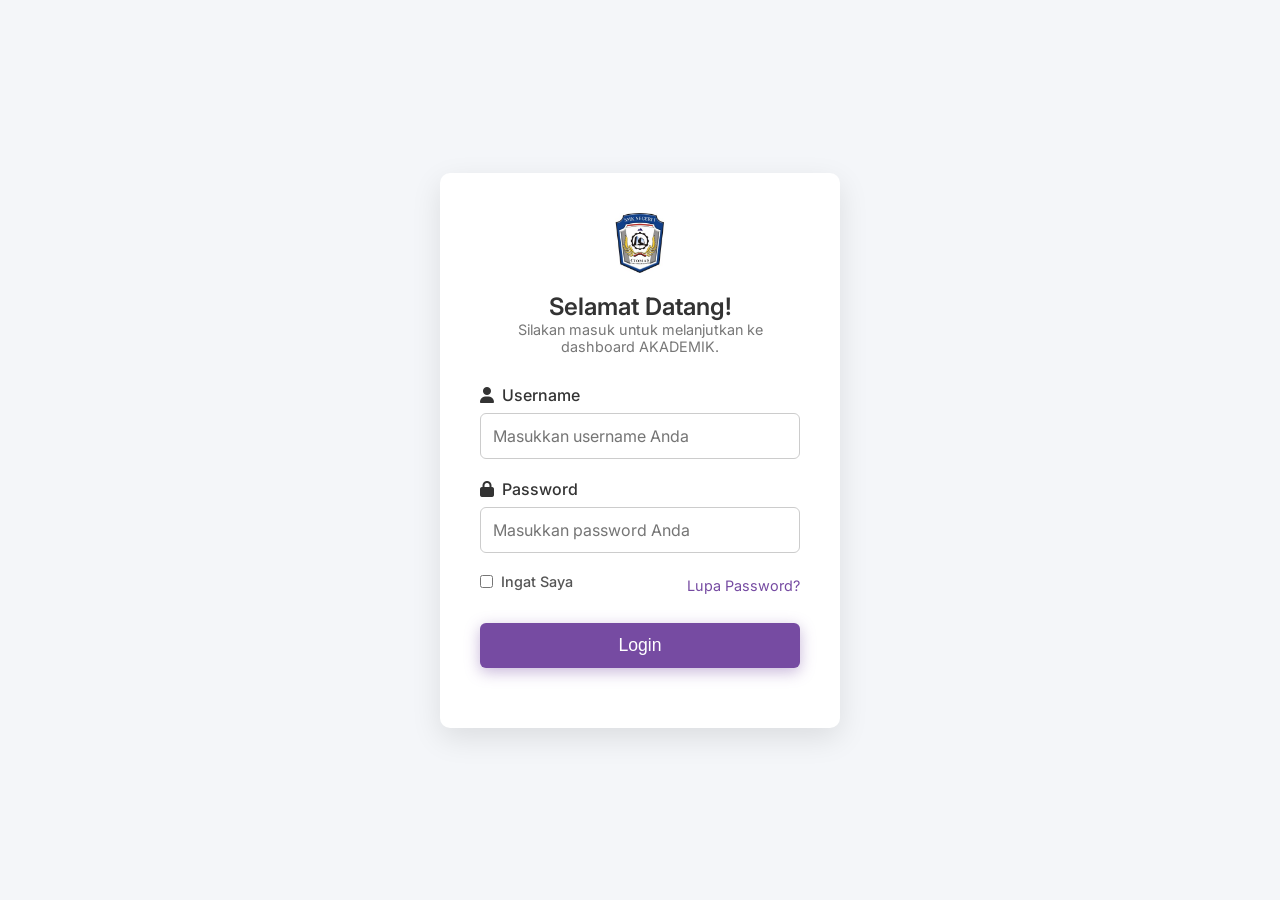
<file: login.html>
<!DOCTYPE html>
<html lang="id">
<head>
    <meta charset="UTF-8">
    <meta name="viewport" content="width=device-width, initial-scale=1.0">
    <title>Login - AKADEMIK</title>
    <link rel="stylesheet" href="style.css">
    <link rel="stylesheet" href="https://cdnjs.cloudflare.com/ajax/libs/font-awesome/6.5.2/css/all.min.css">
</head>
<body class="login-body">

    <div class="login-container">
        <div class="login-header">
            <img src="logo skanic.png" alt="Logo" class="login-logo">
            <h2>Selamat Datang!</h2>
            <p>Silakan masuk untuk melanjutkan ke dashboard AKADEMIK.</p>
        </div>
        <form id="loginForm" class="login-form">
            <div id="error-message" class="error-message"></div>
            <div class="form-group">
                <label for="username"><i class="fas fa-user"></i> Username</label>
                <input type="text" id="username" placeholder="Masukkan username Anda" required>
            </div>
            <div class="form-group">
                <label for="password"><i class="fas fa-lock"></i> Password</label>
                <input type="password" id="password" placeholder="Masukkan password Anda" required>
            </div>
            <div class="form-options">
                <label class="remember-me">
                    <input type="checkbox" name="remember"> Ingat Saya
                </label>
                <a href="#" class="forgot-password">Lupa Password?</a>
            </div>
            <div class="form-group">
                <button type="submit" class="btn btn-primary login-btn">Login</button>
            </div>
        </form>
    </div>

    <script>
        document.getElementById('loginForm').addEventListener('submit', function(event) {
            event.preventDefault(); // Mencegah form dikirim secara default

            const usernameInput = document.getElementById('username');
            const passwordInput = document.getElementById('password');
            const errorMessage = document.getElementById('error-message');

            const username = usernameInput.value;
            const password = passwordInput.value;

            // --- SIMULASI LOGIN ---
            // Di aplikasi nyata, ini akan dikirim ke server.
            // Di sini kita hanya akan memeriksa username & password statis.
            if (username === 'admin' && password === 'password') {
                // Jika berhasil
                errorMessage.style.display = 'none';
                alert('Login berhasil! Anda akan diarahkan ke dashboard.');
                window.location.href = 'index.html'; // Arahkan ke halaman dashboard
            } else {
                // Jika gagal
                errorMessage.textContent = 'Username atau password salah!';
                errorMessage.style.display = 'block';
                usernameInput.focus();
            }
        });
    </script>

</body>
</html>
</file>
<file: style.css>
/* Import Font Sans-Serif Baru (Inter) */
@import url('https://fonts.googleapis.com/css2?family=Inter:wght@300;400;500;600;700&display=swap');

/* --- Reset & Gaya Global --- */
* { margin: 0; padding: 0; box-sizing: border-box; }
body {
    font-family: 'Inter', sans-serif; /* Menerapkan font Inter ke seluruh halaman */
    background-color: #f4f6f9;
    color: #333;
}

ul { list-style: none; }
a { text-decoration: none; color: inherit; }

/* --- Struktur Utama --- */
.page-wrapper {
    display: flex;
    position: relative;
    padding-left: 250px; /* Lebar sidebar */
    transition: padding-left 0.3s ease;
}
.page-wrapper.sidebar-collapsed {
    padding-left: 0;
}

/* --- Top Navigation (Header) --- */
.top-nav {
    position: fixed;
    top: 0;
    left: 250px; /* Lebar sidebar */
    right: 0;
    height: 60px;
    background-color: #ffffff;
    border-bottom: 1px solid #e0e0e0;
    display: flex;
    align-items: center;
    justify-content: space-between;
    padding: 0 20px;
    z-index: 100;
    transition: left 0.3s ease;
}
.page-wrapper.sidebar-collapsed .top-nav {
    left: 0;
}
.nav-left { display: flex; align-items: center; gap: 15px; }
.app-title { font-size: 1.2rem; font-weight: 500; color: #333; }
.menu-toggle-btn {
    background: none;
    border: none;
    font-size: 1.2rem;
    cursor: pointer;
    color: #555;
}
/* --- Styling untuk Ikon Header yang Bisa Diklik --- */
.nav-right a {
    text-decoration: none; /* Menghilangkan garis bawah */
    color: inherit; /* Menggunakan warna ikon asli */
    transition: color 0.2s ease;
}

.nav-right a:hover {
    color: #764ba2; /* Warna ungu saat kursor di atas ikon */
}

/* --- Sidebar --- */
.sidebar {
    position: fixed;
    top: 0;
    left: 0;
    width: 250px;
    height: 100vh;
    background-color: #ffffff;
    border-right: 1px solid #e0e0e0;
    z-index: 200;
    transition: left 0.3s ease;
}
.page-wrapper.sidebar-collapsed .sidebar {
    left: -250px;
}
.sidebar-user {
    display: flex;
    align-items: center;
    padding: 20px;
    gap: 15px;
    border-bottom: 1px solid #e0e0e0;
}
.user-avatar { width: 45px; height: 45px; border-radius: 50%; object-fit: cover; }
.user-info { display: flex; flex-direction: column; }
.user-name { font-weight: 700; }
.user-role { font-size: 0.8rem; color: #777; }
.nav-section-title {
    font-size: 0.7rem;
    font-weight: 700;
    color: #999;
    padding: 25px 20px 10px 20px;
    text-transform: uppercase;
    display: block;
}
.sidebar-nav ul li a {
    display: flex;
    align-items: center;
    padding: 12px 20px;
    gap: 15px;
    color: #444;
    transition: background-color 0.2s, color 0.2s;
}
.sidebar-nav ul li a:hover, .sidebar-nav ul li a.active {
    background-color: #764ba21a; /* Warna ungu transparan */
    color: #764ba2;
}
.sidebar-nav ul li a i:first-child { width: 20px; text-align: center; }
.arrow { margin-left: auto; transition: transform 0.3s; }
.dropdown.active > a > .arrow { transform: rotate(90deg); }
.dropdown-menu {
    background-color: #f8f9fa;
    max-height: 0;
    overflow: hidden;
    transition: max-height 0.3s ease-in-out;
}
.dropdown.active .dropdown-menu { max-height: 200px; }
.dropdown-menu a { padding-left: 55px !important; }

/* --- Main Content --- */
.main-content {
    width: 100%;
    padding: 80px 20px 20px 20px; /* 60px header + 20px padding */
}
.content-header { margin-bottom: 20px; }
.content-header h2 { font-weight: 500; margin-bottom: 5px; }
.content-header p { color: #777; }

/* --- Info Boxes (Dashboard) --- */
.info-box-container {
    display: grid;
    grid-template-columns: repeat(auto-fit, minmax(240px, 1fr));
    gap: 20px;
    margin-bottom: 20px;
}
.info-box {
    color: #fff;
    padding: 20px;
    border-radius: 8px;
    display: flex;
    align-items: center;
    gap: 20px;
    box-shadow: 0 4px 15px rgba(0,0,0,0.1);
}
.info-box .icon { font-size: 2.5rem; opacity: 0.8; }
.info-box .text { display: flex; flex-direction: column; }
.info-box .title { font-size: 0.9rem; font-weight: 500; }
.info-box .value { font-size: 1.8rem; font-weight: 700; }
.bg-pink { background: linear-gradient(45deg, #ff4081, #f50057); }
.bg-blue { background: linear-gradient(45deg, #448aff, #2962ff); }
.bg-green { background: linear-gradient(45deg, #00e676, #00c853); }
.bg-orange { background: linear-gradient(45deg, #ffab40, #ff9100); }

/* --- Cards --- */
.card {
    background-color: #fff;
    padding: 20px;
    border-radius: 8px;
    border: 1px solid #e0e0e0;
    box-shadow: 0 2px 5px rgba(0,0,0,0.05);
}
.card h3 { font-weight: 500; margin-bottom: 15px; }
.card ul li { padding: 5px 0; }

/* --- Halaman Data (Toolbar & Tabel) --- */
.toolbar {
    display: flex;
    justify-content: space-between;
    align-items: center;
    margin-bottom: 25px;
    flex-wrap: wrap;
    gap: 15px;
}
.search-bar {
    position: relative;
}
.search-bar input {
    padding: 10px 15px 10px 40px;
    border: 1px solid #dee2e6;
    border-radius: 6px;
    width: 280px;
    font-family: 'Roboto', sans-serif;
    transition: border-color 0.3s, box-shadow 0.3s;
}
.search-bar input:focus {
    outline: none;
    border-color: #764ba2;
    box-shadow: 0 0 0 3px rgba(118, 75, 162, 0.2);
}
.search-bar i {
    position: absolute;
    left: 15px;
    top: 50%;
    transform: translateY(-50%);
    color: #adb5bd;
}
.btn {
    padding: 10px 20px;
    color: #fff;
    text-decoration: none;
    border-radius: 6px;
    font-weight: 500;
    transition: background-color 0.3s, transform 0.2s;
    display: inline-block;
    border: none;
    cursor: pointer;
}
.btn:hover {
    transform: translateY(-2px);
}
.btn i {
    margin-right: 8px;
}
.btn-primary {
    background-color: #764ba2;
    box-shadow: 0 4px 15px rgba(118, 75, 162, 0.4);
}
.btn-primary:hover {
    background-color: #613a8c;
}
.table-responsive {
    overflow-x: auto;
}
table {
    width: 100%;
    border-collapse: collapse;
}
th, td {
    padding: 15px;
    text-align: left;
    border-bottom: 1px solid #f1f3f5;
    vertical-align: middle;
}
thead th {
    background-color: #f8f9fa;
    font-weight: 700;
    color: #495057;
    text-transform: uppercase;
    font-size: 0.8rem;
}
tbody tr:hover {
    background-color: #f1f3f5;
}
.status-active, .status-inactive {
    padding: 5px 10px;
    border-radius: 20px;
    font-size: 0.8em;
    font-weight: 600;
    color: #fff;
    display: inline-block;
}
.status-active {
    background-color: #20c997;
}
.status-inactive {
    background-color: #fd7e14;
}
td.actions { text-align: center; }
.btn-action {
    display: inline-block;
    padding: 8px 10px;
    margin: 0 4px;
    border-radius: 5px;
    color: white;
    text-decoration: none;
    transition: opacity 0.3s;
    border: none;
    cursor: pointer;
}
.btn-action:hover { opacity: 0.8; }
.btn-edit { background-color: #4299e1; }
.btn-delete { background-color: #e53e3e; }

/* --- MODAL FORM --- */
.modal { display: none; position: fixed; z-index: 1000; left: 0; top: 0; width: 100%; height: 100%; overflow: auto; background-color: rgba(0, 0, 0, 0.5); }
.modal-content { background-color: #fefefe; margin: 10% auto; padding: 30px; border: 1px solid #888; width: 90%; max-width: 500px; border-radius: 10px; position: relative; animation: slideDown 0.4s ease-out; }
@keyframes slideDown { from { top: -100px; opacity: 0; } to { top: 0; opacity: 1; } }
.close-button { color: #aaa; float: right; font-size: 28px; font-weight: bold; position: absolute; top: 10px; right: 20px; }
.close-button:hover, .close-button:focus { color: black; text-decoration: none; cursor: pointer; }
.form-group { margin-bottom: 20px; }
.form-group label { display: block; margin-bottom: 8px; font-weight: 500; color: #333; }
.form-group input, .form-group select { width: 100%; padding: 12px; border: 1px solid #ccc; border-radius: 6px; font-family: 'Roboto', sans-serif; font-size: 1em; }
.form-group input:focus, .form-group select:focus { outline: none; border-color: #764ba2; box-shadow: 0 0 0 3px rgba(118, 75, 162, 0.2); }
.form-group button { width: 100%; font-size: 1.1em; }

/* --- Desain Responsif --- */
@media (max-width: 992px) {
    .page-wrapper { padding-left: 0; }
    .sidebar { left: -250px; }
    .page-wrapper.sidebar-collapsed { padding-left: 0; }
    .page-wrapper.sidebar-collapsed .sidebar { left: 0; }
    .top-nav { left: 0; }
}
@media (max-width: 768px) {
    .toolbar { flex-direction: column; align-items: stretch; }
}

/* --- Styling Dropdown Notifikasi & Profil --- */
.nav-right a{
    display: flex; /* Memaksa item di dalamnya berbaris horizontal */
    align-items: center; /* Menyejajarkan item secara vertikal di tengah */
    gap: 15px; /* Memberi jarak antar ikon */
}

.nav-right {
    gap: 5px; /* Sedikit merapatkan ikon */
}

.header-icon {
    position: relative;
    display: flex;
    align-items: center;
    justify-content: center;
    width: 40px;
    height: 40px;
    border-radius: 50%;
    transition: background-color 0.2s ease;
}
.header-icon:hover {
    background-color: #f0f0f0;
}
.notification-dot {
    position: absolute;
    top: 8px;
    right: 8px;
    width: 8px;
    height: 8px;
    background-color: #e53e3e; /* Merah */
    border-radius: 50%;
    border: 2px solid #ffffff;
}
.dropdown-wrapper {
    position: relative;
}
.dropdown-panel {
    display: none; /* Sembunyi secara default */
    position: absolute;
    top: 55px; /* Jarak dari header */
    right: 0;
    width: 320px;
    background-color: #fff;
    border-radius: 8px;
    box-shadow: 0 5px 25px rgba(0,0,0,0.15);
    border: 1px solid #e0e0e0;
    overflow: hidden;
    animation: fadeIn 0.2s ease-out;
}
.dropdown-panel.show {
    display: block; /* Tampilkan saat class 'show' ditambahkan */
}
@keyframes fadeIn { from { opacity: 0; transform: translateY(-10px); } to { opacity: 1; transform: translateY(0); } }

.panel-header, .panel-footer {
    padding: 12px 15px;
    background-color: #f8f9fa;
}
.panel-header h4 {
    margin: 0;
    font-weight: 600;
}
.panel-footer {
    text-align: center;
    border-top: 1px solid #e0e0e0;
}
.panel-footer a {
    font-size: 0.9em;
    font-weight: 500;
    color: #764ba2;
}
.panel-body ul li a {
    display: flex;
    padding: 12px 15px;
    gap: 15px;
    align-items: center;
    transition: background-color 0.2s;
}
.panel-body ul li a:hover {
    background-color: #f4f6f9;
}
.panel-body ul li:not(:last-child) {
    border-bottom: 1px solid #e0e0e0;
}
.panel-body .message p {
    margin: 0;
    font-size: 0.9em;
    line-height: 1.4;
}
.panel-body .message small {
    color: #777;
    font-size: 0.8em;
}
.panel-body .icon-info { color: #4299e1; }
.panel-body .icon-success { color: #20c997; }
.panel-body .icon-warning { color: #fd7e14; }



/* --- Styling untuk Halaman Login --- */
.login-body {
    display: flex;
    justify-content: center;
    align-items: center;
    min-height: 100vh;
    background-color: #f4f6f9;
    font-family: 'Inter', sans-serif;
}

.login-container {
    width: 100%;
    max-width: 400px;
    padding: 40px;
    background-color: #ffffff;
    border-radius: 10px;
    box-shadow: 0 10px 30px rgba(0, 0, 0, 0.1);
}

.login-header {
    text-align: center;
    margin-bottom: 30px;
}

.login-logo {
    width: 60px;
    margin-bottom: 15px;
}

.login-header h2 {
    font-weight: 600;
    color: #333;
}

.login-header p {
    color: #777;
    font-size: 0.9em;
}

.login-form .form-group {
    margin-bottom: 20px;
}

.login-form label {
    display: flex;
    align-items: center;
    gap: 8px;
    font-weight: 500;
    margin-bottom: 8px;
}

.login-form input[type="text"],
.login-form input[type="password"] {
    width: 100%;
    padding: 12px;
    border: 1px solid #ccc;
    border-radius: 6px;
    font-family: 'Inter', sans-serif;
}

.login-form input:focus {
    outline: none;
    border-color: #764ba2;
    box-shadow: 0 0 0 3px rgba(118, 75, 162, 0.2);
}

.form-options {
    display: flex;
    justify-content: space-between;
    align-items: center;
    font-size: 0.9em;
    margin-bottom: 25px;
}

.remember-me {
    display: flex;
    align-items: center;
    gap: 5px;
    color: #555;
    cursor: pointer;
}

.forgot-password {
    color: #764ba2;
    text-decoration: none;
}

.forgot-password:hover {
    text-decoration: underline;
}

.login-btn {
    width: 100%;
    padding: 12px;
    font-size: 1.1em;
}

.error-message {
    background-color: #f8d7da;
    color: #721c24;
    padding: 10px;
    border: 1px solid #f5c6cb;
    border-radius: 6px;
    margin-bottom: 20px;
    text-align: center;
    display: none; /* Sembunyi secara default */
}
</file>
